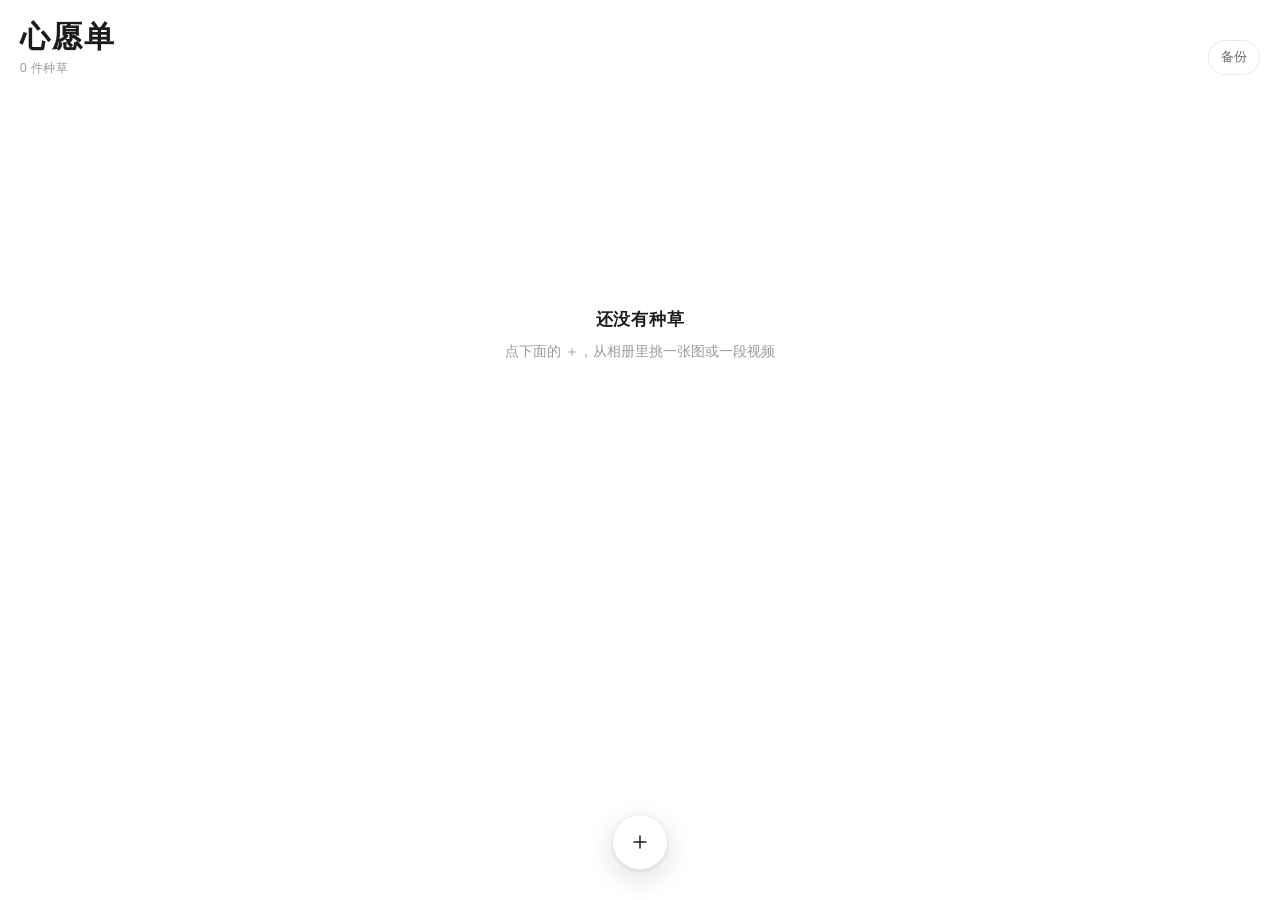
<file: index.html>
<!DOCTYPE html>
<html lang="zh">
<head>
<meta charset="UTF-8">
<!-- 手机上按屏幕真实宽度渲染。没有这一行，iPhone 会当成电脑屏幕、把整页缩小 -->
<meta name="viewport" content="width=device-width, initial-scale=1, viewport-fit=cover">
<title>心愿单</title>

<!-- PWA：让它能被「添加到主屏幕」，装出来像个 App -->
<link rel="manifest" href="manifest.json">
<meta name="theme-color" content="#EDEFE9">
<!-- 下面几行是 iPhone 专用的，Safari 不认 manifest 里的部分设置 -->
<meta name="apple-mobile-web-app-capable" content="yes">
<meta name="apple-mobile-web-app-status-bar-style" content="default">
<meta name="apple-mobile-web-app-title" content="心愿单">
<link rel="apple-touch-icon" href="icons/apple-touch-icon.png">

<link rel="stylesheet" href="style.css">
</head>
<body>

<div id="app"></div>

<!-- media.js 要排在 app.js 前面：app.js 一启动就会用到里面的函数。
     新增脚本时记得同时加进 sw.js 的缓存列表（有测试盯着） -->
<script src="media.js"></script>
<script src="backup.js"></script>
<script src="app.js"></script>
<script>
  initApp(document.getElementById('app'));

  // 告诉浏览器：这个网站的数据请别随便清掉。
  // 照片和视频导进来之后，相册里的原件就删了，App 里这份是唯一的一份 ——
  // 申请到「持久存储」能大大降低被系统回收的概率。不支持的浏览器会跳过
  if (navigator.storage && navigator.storage.persist) {
    navigator.storage.persist().catch(() => undefined);
  }

  // 注册 Service Worker，让网页能离线打开。
  // 浏览器只在 https 或者 localhost 下才允许注册，所以用 http 的局域网地址访问时
  // 这一步会被跳过 —— 那种情况下网页照常能用，只是装不成 App、也不能离线
  if ('serviceWorker' in navigator) {
    window.addEventListener('load', () => {
      navigator.serviceWorker.register('sw.js').catch((error) => {
        console.log('Service Worker 没注册成功：', error.message);
      });
    });
  }
</script>

</body>
</html>
</file>
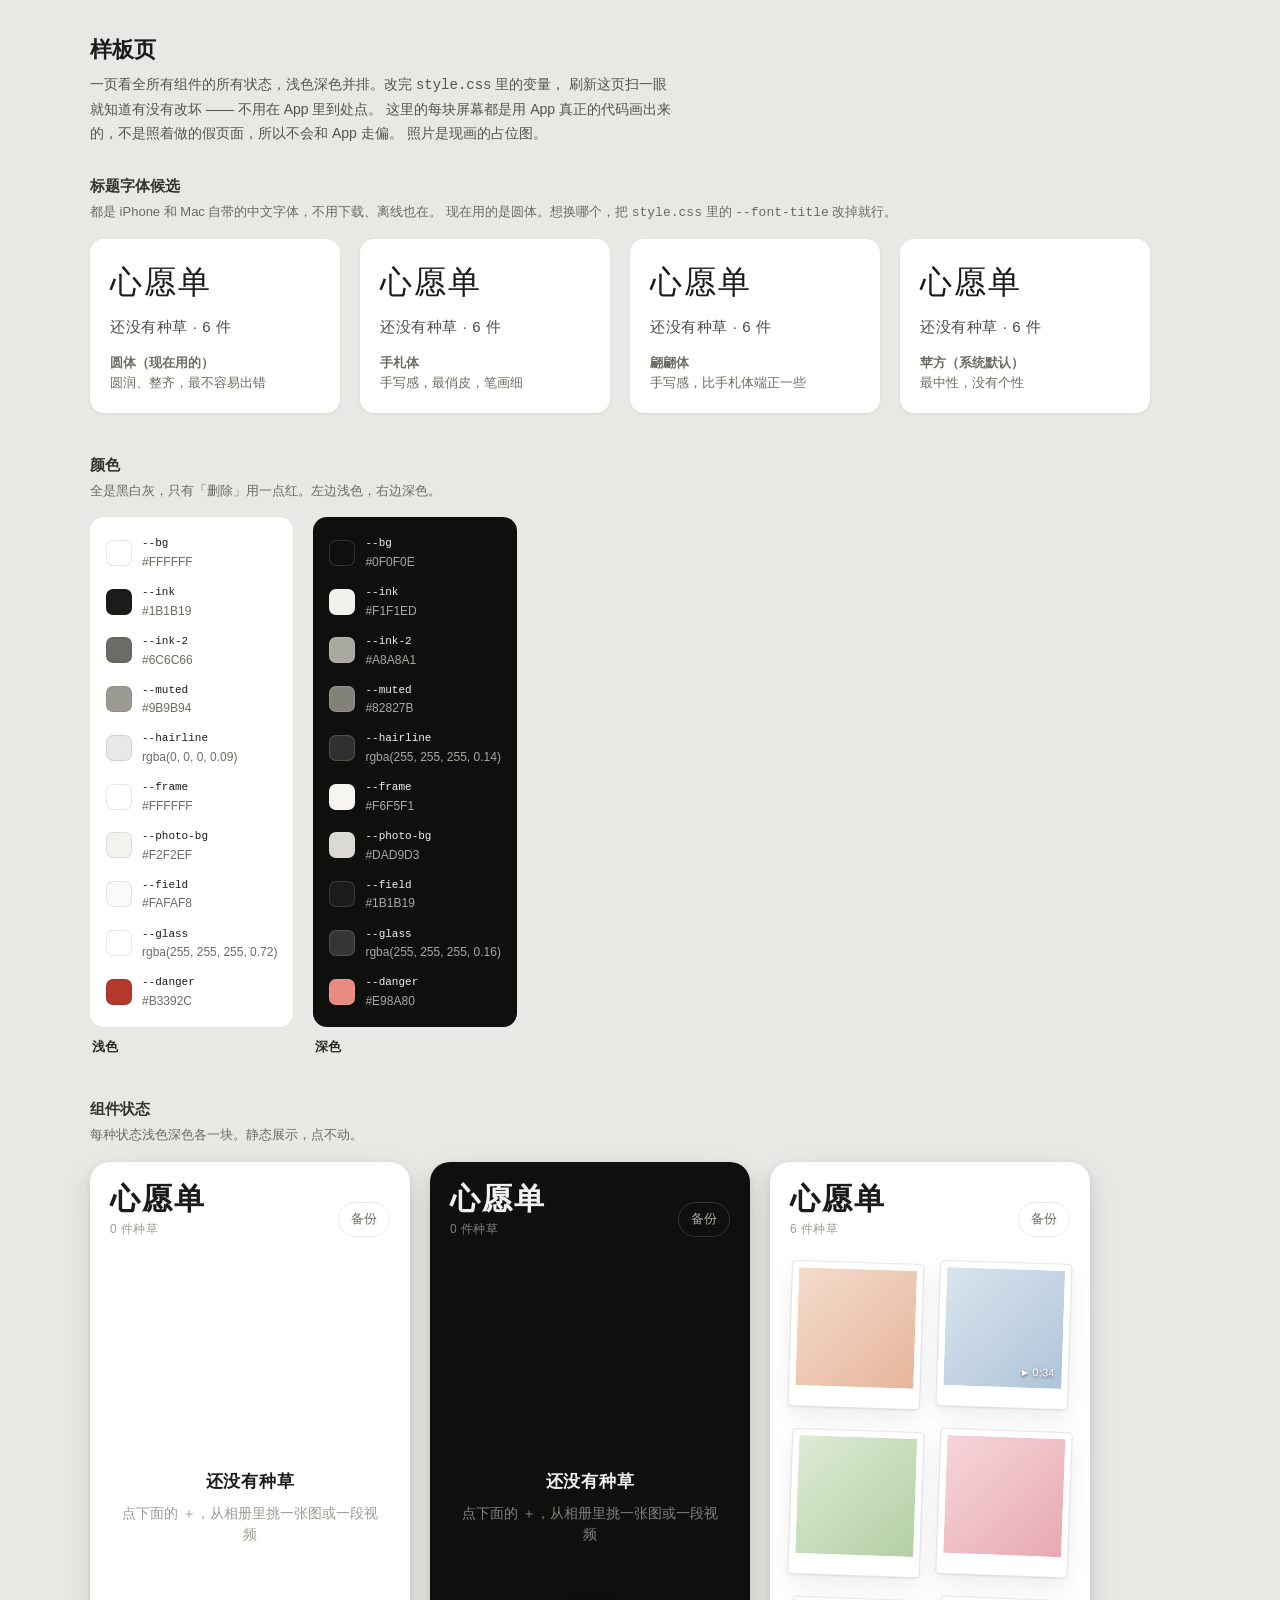
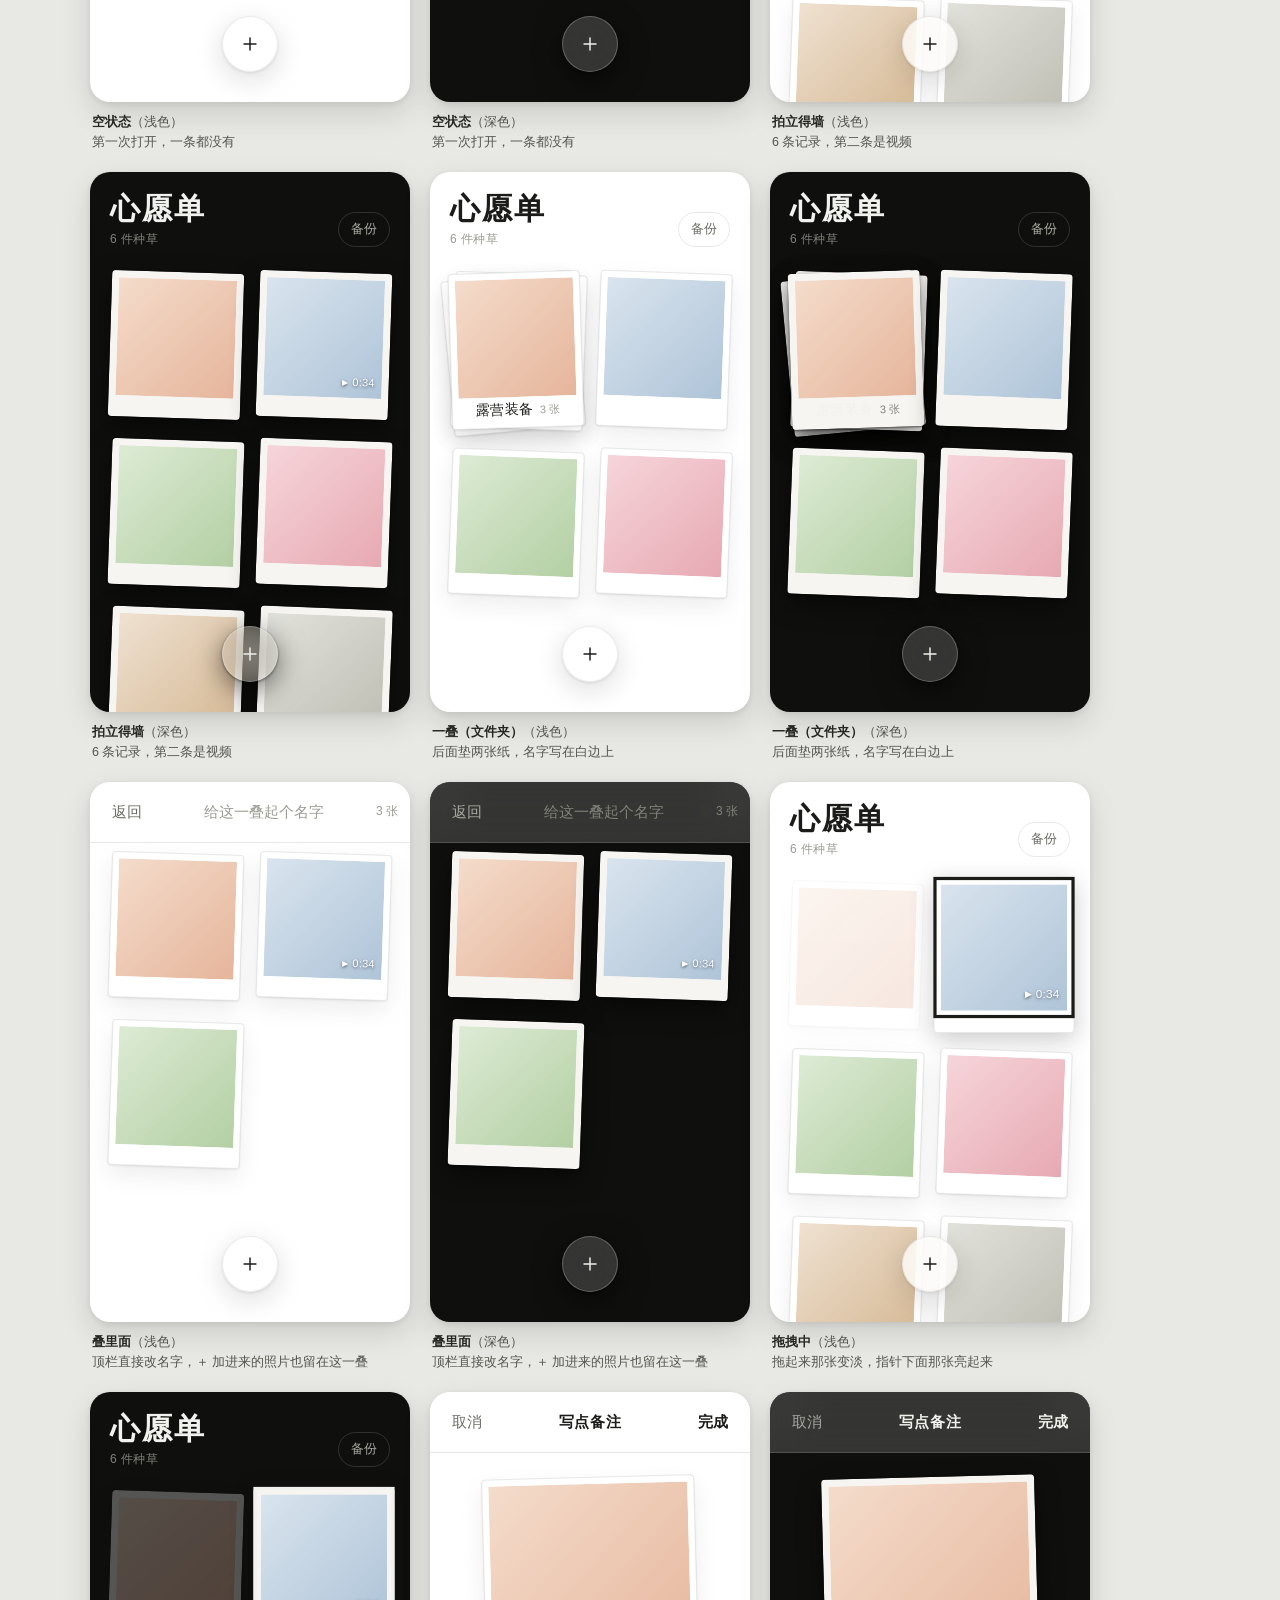
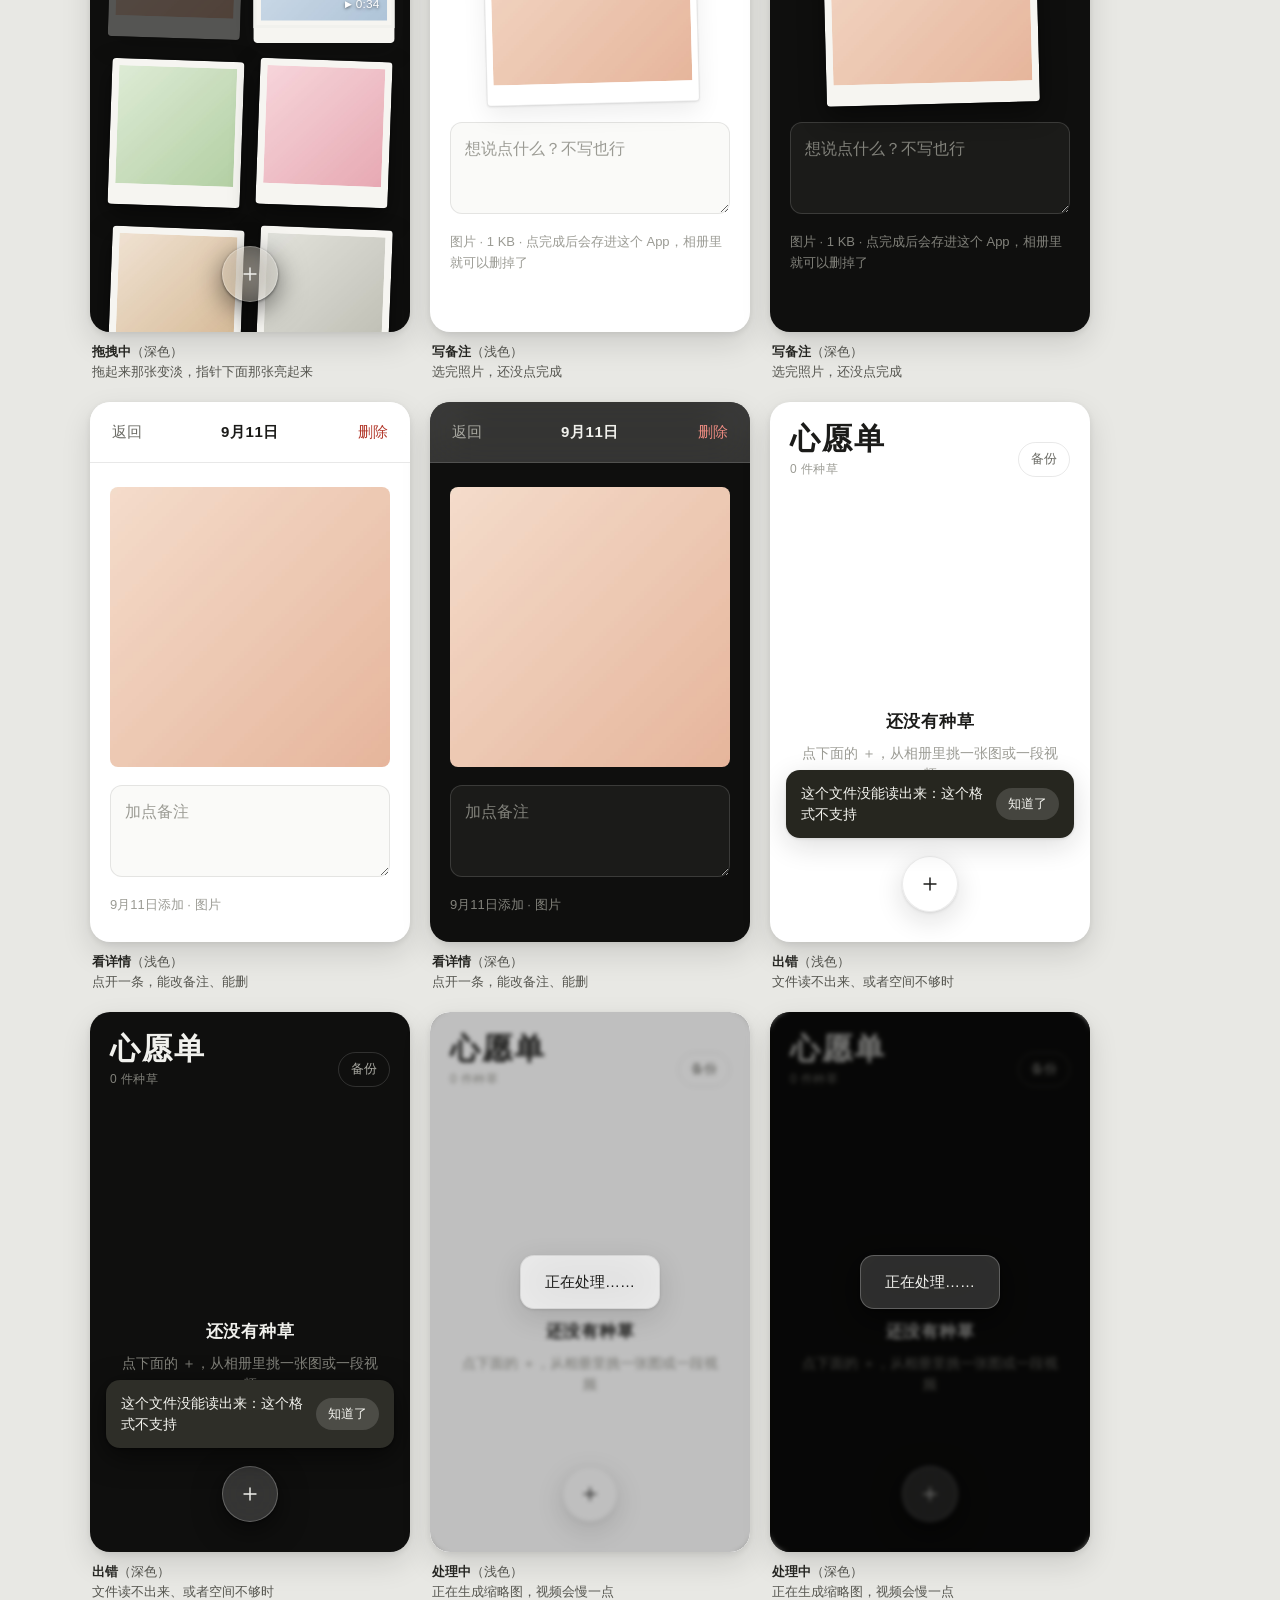
<file: tools/gallery.html>
<!DOCTYPE html>
<html lang="zh">
<head>
<meta charset="UTF-8">
<meta http-equiv="Cache-Control" content="no-store">
<title>样板页 - 心愿单</title>

<!-- 用的就是 App 真正的样式表。所以这页显示成什么样，App 里就是什么样 -->
<link rel="stylesheet" href="../style.css?t=0">

<style>
  /* 下面这些只属于样板页本身，不会影响 App */
  body {
    background: #E8E8E4;
    padding: 32px 24px 64px;
  }

  .sheet-head {
    max-width: 1100px;
    margin: 0 auto 28px;
  }

  .sheet-head h1 {
    margin: 0 0 6px;
    font-size: 22px;
    font-weight: 700;
  }

  .sheet-head p {
    margin: 0;
    max-width: 42em;
    font-size: 14px;
    line-height: 1.7;
    color: #55554F;
  }

  section {
    max-width: 1100px;
    margin: 0 auto 40px;
  }

  h2 {
    margin: 0 0 4px;
    font-size: 15px;
    font-weight: 700;
    color: #33332E;
  }

  .section-hint {
    margin: 0 0 16px;
    font-size: 13px;
    color: #6B6B64;
  }

  .row {
    display: flex;
    flex-wrap: wrap;
    gap: 20px;
  }

  /* 一块「屏幕」。App 里 ＋ 按钮和提示条是钉在屏幕上的（position: fixed），
     放进样板页要改成钉在这块板子上，否则它们会飘到整页的底部 */
  .board {
    position: relative;
    width: 320px;
    height: 540px;
    overflow: hidden;
    background: var(--bg);
    /* 必须写这一行：文字颜色是从 body 继承下来的「算好的颜色」，
       不会因为这块板子里把 --ink 换成了深色版就跟着变。
       真机上整页共用一个主题，不会有这个问题，只有样板页要补 */
    color: var(--ink);
    border-radius: 20px;
    box-shadow: 0 2px 6px rgba(0, 0, 0, 0.08), 0 12px 30px rgba(0, 0, 0, 0.12);
  }

  .board .page {
    min-height: 100%;
  }

  .board .fab,
  .board .error-banner,
  .board .busy {
    position: absolute;
  }

  .board .busy {
    inset: 0;
  }

  .board-label {
    margin: 10px 2px 0;
    font-size: 12.5px;
    color: #55554F;
  }

  .board-label b {
    color: #262622;
  }

  .pair {
    display: flex;
    flex-direction: column;
  }

  /* 字体候选 */
  .font-card {
    width: 250px;
    padding: 18px 20px 20px;
    background: #fff;
    border-radius: 14px;
    box-shadow: 0 1px 3px rgba(0, 0, 0, 0.08);
  }

  .font-card .sample {
    font-size: 32px;
    letter-spacing: 0.06em;
    color: #1B1B19;
  }

  .font-card .sample-small {
    margin-top: 6px;
    font-size: 15px;
    letter-spacing: 0.04em;
    color: #4A4A45;
  }

  .font-card .name {
    margin-top: 14px;
    font-family: -apple-system, "PingFang SC", sans-serif;
    font-size: 12.5px;
    line-height: 1.6;
    color: #6B6B64;
  }

  /* 颜色 */
  .swatches {
    display: grid;
    grid-template-columns: repeat(auto-fill, minmax(150px, 1fr));
    gap: 10px;
    padding: 16px;
    background: var(--bg);
    border-radius: 14px;
  }

  .swatch {
    display: flex;
    align-items: center;
    gap: 10px;
    font-size: 12px;
    color: var(--ink-2);
  }

  .chip {
    width: 26px;
    height: 26px;
    flex: none;
    border-radius: 7px;
    border: 0.5px solid var(--hairline);
  }

  .chip-name {
    font-family: ui-monospace, SFMono-Regular, Menlo, monospace;
    font-size: 11px;
    color: var(--ink);
  }
</style>
</head>
<body>

<div class="sheet-head">
  <h1>样板页</h1>
  <p>
    一页看全所有组件的所有状态，浅色深色并排。改完 <code>style.css</code> 里的变量，
    刷新这页扫一眼就知道有没有改坏 —— 不用在 App 里到处点。
    这里的每块屏幕都是用 App 真正的代码画出来的，不是照着做的假页面，所以不会和 App 走偏。
    照片是现画的占位图。
  </p>
</div>

<section>
  <h2>标题字体候选</h2>
  <p class="section-hint">
    都是 iPhone 和 Mac 自带的中文字体，不用下载、离线也在。
    现在用的是圆体。想换哪个，把 <code>style.css</code> 里的 <code>--font-title</code> 改掉就行。
  </p>
  <div class="row" id="fonts"></div>
</section>

<section>
  <h2>颜色</h2>
  <p class="section-hint">全是黑白灰，只有「删除」用一点红。左边浅色，右边深色。</p>
  <div class="row">
    <div class="pair">
      <div class="swatches" id="swatches-light"></div>
      <p class="board-label"><b>浅色</b></p>
    </div>
    <div class="pair">
      <div class="swatches" data-theme="dark" id="swatches-dark"></div>
      <p class="board-label"><b>深色</b></p>
    </div>
  </div>
</section>

<section>
  <h2>组件状态</h2>
  <p class="section-hint">每种状态浅色深色各一块。静态展示，点不动。</p>
  <div class="row" id="boards"></div>
</section>

<script src="../media.js?t=0"></script>
<script src="../backup.js?t=0"></script>
<script src="../app.js?t=0"></script>
<script src="test-runner.js?t=0"></script>
<script>
  // ---- 占位照片：现画几张，避免依赖外部图片 ----
  const PALETTES = [
    ['#F4DCCB', '#E6B59B'], ['#D9E4EE', '#AFC4D8'], ['#DDEBD5', '#B3CFA3'],
    ['#F6D5DA', '#E7A9B3'], ['#EFE1D1', '#D5B894'], ['#E2E2DC', '#BDBDB3']
  ];

  function drawPhoto(index) {
    const canvas = document.createElement('canvas');
    canvas.width = 600;
    canvas.height = 600;
    const pen = canvas.getContext('2d');
    const colors = PALETTES[index % PALETTES.length];
    const gradient = pen.createLinearGradient(0, 0, 600, 600);
    gradient.addColorStop(0, colors[0]);
    gradient.addColorStop(1, colors[1]);
    pen.fillStyle = gradient;
    pen.fillRect(0, 0, 600, 600);
    return canvas.toDataURL('image/jpeg', 0.85);
  }

  const PHOTOS = PALETTES.map((_, index) => drawPhoto(index));

  function photoBlob(index) {
    return fetch(PHOTOS[index % PHOTOS.length]).then((response) => response.blob());
  }

  // ---- 造一块屏幕 ----
  // 做法：让真正的 App 在一个临时元素里跑起来，摆成想要的状态，
  // 再把画好的内容复制进板子里。复制过来的是静态的，点不动 —— 样板页只给眼睛看。
  async function board(title, note, arrange) {
    const storage = createMemoryStorage();
    useStorage(storage);
    const media = createMemoryMediaStore();
    useMediaStore(media);
    useConfirm(() => true);
    useMediaProcessor(async (file) => ({
      type: (file.type || '').startsWith('video/') ? 'video' : 'image',
      thumb: await photoBlob(0),
      width: 900,
      height: 1200,
      duration: (file.type || '').startsWith('video/') ? 34.2 : null
    }));

    const stage = document.createElement('div');
    stage.style.cssText = 'position:absolute;left:-9999px;top:0;width:320px;';
    document.body.appendChild(stage);

    await initApp(stage);
    await arrange({ storage, media, stage });

    const markup = stage.innerHTML;
    stage.remove();

    ['light', 'dark'].forEach((theme) => {
      const pair = document.createElement('div');
      pair.className = 'pair';

      const screen = document.createElement('div');
      screen.className = 'board';
      screen.dataset.theme = theme;
      screen.innerHTML = markup;

      // App 里图片用的是临时地址（createObjectURL），下一块屏幕一初始化就被回收了，
      // 所以这里换成画好的占位图，板子才不会变白
      screen.querySelectorAll('img').forEach((image, index) => {
        image.src = PHOTOS[index % PHOTOS.length];
      });

      pair.appendChild(screen);
      const label = document.createElement('p');
      label.className = 'board-label';
      label.innerHTML = '<b>' + title + '</b>（' + (theme === 'light' ? '浅色' : '深色') + '）<br>' + note;
      pair.appendChild(label);

      document.getElementById('boards').appendChild(pair);
    });
  }

  // 造几条已经存在的记录
  async function seed(storage, media, count) {
    const list = [];
    for (let index = 0; index < count; index++) {
      const id = 'w-' + index;
      list.push({
        id: id,
        type: index === 1 ? 'video' : 'image',
        mediaId: 'media-' + id,
        thumbId: 'thumb-' + id,
        duration: index === 1 ? 34.2 : null,
        note: index === 0 ? '双十一再看看' : '',
        createdAt: '2026-09-11T10:00:00.000Z',
        folderId: null
      });
      const blob = await photoBlob(index);
      media.files.set('media-' + id, blob);
      media.files.set('thumb-' + id, blob);
    }
    storage.setItem('items', JSON.stringify(list));
  }

  function fakeFile(type = 'image/jpeg') {
    return new File(['内容'], 'sample', { type: type });
  }

  // ---- 字体候选 ----
  // 字体名用单引号包起来 —— 下面要塞进 style="…" 这个双引号属性里，
  // 用双引号会把属性提前截断，四张卡片就都变成同一个字体了
  const FONT_CANDIDATES = [
    { css: "'Yuanti SC'", name: '圆体（现在用的）', note: '圆润、整齐，最不容易出错' },
    { css: "'HanziPen SC'", name: '手札体', note: '手写感，最俏皮，笔画细' },
    { css: "'Hannotate SC'", name: '翩翩体', note: '手写感，比手札体端正一些' },
    { css: "'PingFang SC'", name: '苹方（系统默认）', note: '最中性，没有个性' }
  ];

  FONT_CANDIDATES.forEach((font) => {
    const card = document.createElement('div');
    card.className = 'font-card';
    card.innerHTML =
      '<div class="sample" style="font-family:' + font.css + ', sans-serif">心愿单</div>' +
      '<div class="sample-small" style="font-family:' + font.css + ', sans-serif">还没有种草 · 6 件</div>' +
      '<div class="name"><b>' + font.name + '</b><br>' + font.note + '</div>';
    document.getElementById('fonts').appendChild(card);
  });

  // ---- 颜色 ----
  const TOKENS = [
    '--bg', '--ink', '--ink-2', '--muted', '--hairline',
    '--frame', '--photo-bg', '--field', '--glass', '--danger'
  ];

  ['light', 'dark'].forEach((theme) => {
    const box = document.getElementById('swatches-' + theme);
    const styles = getComputedStyle(box);
    TOKENS.forEach((token) => {
      const value = styles.getPropertyValue(token).trim();
      const row = document.createElement('div');
      row.className = 'swatch';
      row.innerHTML =
        '<span class="chip" style="background:' + value + '"></span>' +
        '<span><span class="chip-name">' + token + '</span><br>' + value + '</span>';
      box.appendChild(row);
    });
  });

  // ---- 所有状态 ----
  (async function () {
    await board('空状态', '第一次打开，一条都没有', async () => undefined);

    await board('拍立得墙', '6 条记录，第二条是视频', async ({ storage, media, stage }) => {
      await seed(storage, media, 6);
      await initApp(stage);
    });

    // 把前三张收进一叠，用来看文件夹长什么样
    async function seedFolder(storage, media, stage) {
      await seed(storage, media, 6);
      const list = JSON.parse(storage.getItem('items'));
      list.slice(0, 3).forEach((item) => { item.folderId = 'f-1'; });
      storage.setItem('items', JSON.stringify(list));
      storage.setItem('folders', JSON.stringify([{
        id: 'f-1',
        name: '露营装备',
        createdAt: '2026-09-11T10:00:00.000Z',
        updatedAt: '2026-09-11T12:00:00.000Z'
      }]));
      await initApp(stage);
    }

    await board('一叠（文件夹）', '后面垫两张纸，名字写在白边上', async ({ storage, media, stage }) => {
      await seedFolder(storage, media, stage);
    });

    await board('叠里面', '顶栏直接改名字，＋ 加进来的照片也留在这一叠', async ({ storage, media, stage }) => {
      await seedFolder(storage, media, stage);
      openFolder('f-1');
    });

    await board('拖拽中', '拖起来那张变淡，指针下面那张亮起来', async ({ storage, media, stage }) => {
      await seed(storage, media, 6);
      await initApp(stage);
      const cards = stage.querySelectorAll('.card');
      cards[0].classList.add('drag-source');
      cards[1].classList.add('drop-target');
    });

    await board('写备注', '选完照片，还没点完成', async () => {
      await importFile(fakeFile());
    });

    await board('看详情', '点开一条，能改备注、能删', async ({ storage, media, stage }) => {
      await seed(storage, media, 1);
      await initApp(stage);
      await openDetail('w-0');
    });

    await board('出错', '文件读不出来、或者空间不够时', async () => {
      useMediaProcessor(() => Promise.reject(new Error('这个格式不支持')));
      await importFile(fakeFile());
    });

    await board('处理中', '正在生成缩略图，视频会慢一点', async () => {
      useMediaProcessor(() => new Promise(() => undefined));   // 永远不结束，停在这个状态
      importFile(fakeFile());
      await new Promise((resolve) => setTimeout(resolve, 30));
    });
  })();
</script>

</body>
</html>
</file>
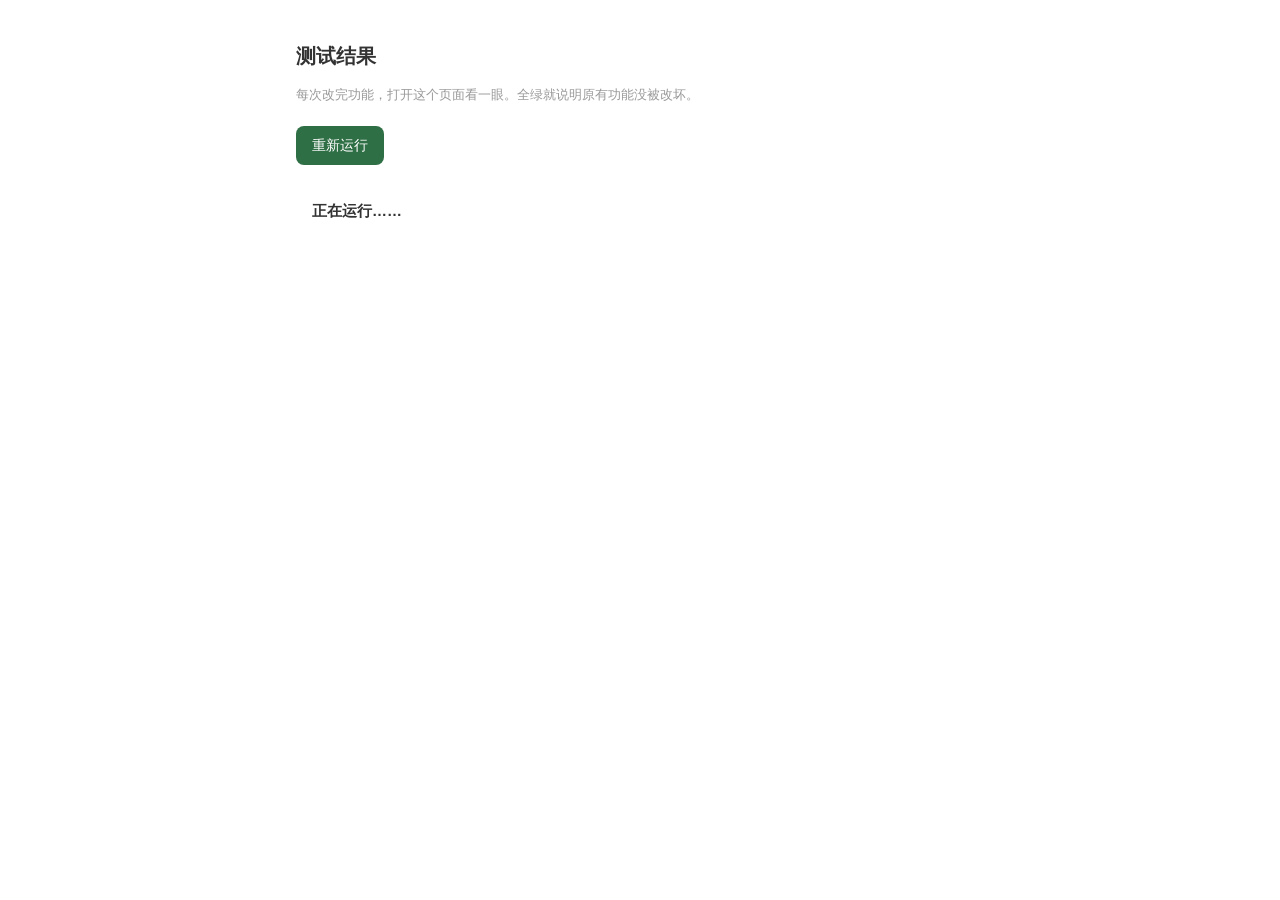
<file: tools/test.html>
<!DOCTYPE html>
<!-- 固定成浅色：下面加载了 App 的样式表，不锁的话深色模式里
     这一页会变成黑底配深灰字，什么都看不清 -->
<html lang="zh" data-theme="light">
<head>
<meta charset="UTF-8">
<!-- 这是开发用的页面，别让浏览器缓存它本身 -->
<meta http-equiv="Cache-Control" content="no-store">
<title>测试 - 心愿单</title>

<!-- 把 App 真正的样式表也加载进来。
     拖拽的落点是按「浮起来那张盖住了谁」算的，没有样式的话卡片没有正常的宽高，
     这类和布局有关的测试就等于在另一个世界里跑，结果不作数。
     放在下面那段 <style> 前面，这一页自己的样式仍然说了算 -->
<link rel="stylesheet" href="../style.css?t=0">
<style>
  body {
    font-family: -apple-system, BlinkMacSystemFont, "PingFang SC", sans-serif;
    max-width: 720px;
    margin: 40px auto;
    padding: 0 16px;
    color: #333;
  }

  h1 {
    font-size: 20px;
  }

  .hint {
    margin-bottom: 20px;
    font-size: 13px;
    color: #999;
  }

  .summary {
    padding: 14px 16px;
    margin-bottom: 16px;
    font-size: 15px;
    font-weight: 600;
    border-radius: 10px;
  }

  .summary.pass {
    color: #2e7d32;
    background: #edf7ee;
  }

  .summary.fail {
    color: #c62828;
    background: #fdecea;
  }

  .result {
    padding: 8px 12px;
    margin-bottom: 4px;
    font-size: 13px;
    border-radius: 8px;
  }

  .result.pass {
    color: #4a7c50;
    background: #fafcfa;
  }

  .result.fail {
    color: #c62828;
    background: #fdecea;
  }

  .result.warn {
    color: #8a6100;
    background: #fff8e6;
  }

  /* 当前环境跑不了、被跳过的测试：灰色，不算失败 */
  .result.skip {
    color: #888;
    background: #f6f6f6;
  }

  /* 顶部的大警告条：状态泄漏、没有断言这类「整体性」问题 */
  .banner {
    padding: 12px 14px;
    margin-bottom: 12px;
    font-size: 13px;
    line-height: 1.7;
    color: #8a6100;
    background: #fff8e6;
    border-radius: 8px;
  }

  .error {
    margin: 8px 0 0;
    padding: 10px;
    font-size: 12px;
    line-height: 1.6;
    color: #8a2020;
    background: white;
    border-radius: 6px;
    white-space: pre-wrap;
  }

  button {
    padding: 8px 16px;
    margin-bottom: 20px;
    font-size: 14px;
    color: white;
    background: #2F6F45;
    border: none;
    border-radius: 8px;
    cursor: pointer;
  }
</style>
</head>
<body>

<h1>测试结果</h1>
<p class="hint">每次改完功能，打开这个页面看一眼。全绿就说明原有功能没被改坏。</p>

<button id="rerun">重新运行</button>

<div id="summary" class="summary"></div>
<div id="results"></div>

<script>
  // 按顺序加载脚本，每个都带上当前时间戳。
  //
  // 为什么要加时间戳：不加的话，浏览器（还有 Service Worker）会把旧版本的代码
  // 缓存起来，你改完代码跑测试，读到的还是老代码，结果对不上会让你查很久。
  // 这是开发用的页面，每次都取最新的最省心。
  const SCRIPTS = ['../media.js', '../backup.js', '../app.js', 'test-runner.js', 'tests.js'];

  const resultsEl = document.getElementById('results');
  const summaryEl = document.getElementById('summary');

  function loadScript(src) {
    return new Promise((resolve, reject) => {
      const element = document.createElement('script');
      element.src = src + '?t=' + Date.now();
      element.onload = resolve;
      element.onerror = () => reject(new Error('加载失败：' + src));
      document.head.appendChild(element);
    });
  }

  // 一个一个加载，保证执行顺序（tests.js 要用到前面几个里的东西）
  SCRIPTS.reduce(
    (chain, src) => chain.then(() => loadScript(src)),
    Promise.resolve()
  ).then(() => {
    runTests(resultsEl, summaryEl);

    document.getElementById('rerun').addEventListener('click', () => {
      runTests(resultsEl, summaryEl);
    });
  }).catch((error) => {
    summaryEl.className = 'summary fail';
    summaryEl.textContent = error.message;
  });
</script>

</body>
</html>
</file>
<file: style.css>
/* 心愿单的样式。
 *
 * ====== 设计规则 ======
 * 改样式只改下面这组变量，别在具体组件里写死颜色和数值 ——
 * 这样改完一处，全页跟着变，也不会出现「这里改了那里没改」。
 * 改完打开 tools/gallery.html，一屏就能看出哪里坏了。
 *
 * 底色：干净的白。照片是主角，界面本身尽量不出声音。
 * 颜色：只用黑白灰。没有主题色 —— 一有彩色按钮就显得廉价，
 *       真正需要提示的地方（删除）才用一点红。
 * 相框：白纸 + 极淡的描边 + 柔和的影子。白底上全靠影子把照片托起来。
 * 倾斜：最多 2.5 度。再多就像贴纸墙，不够高级。
 * 悬浮控件：半透明白 + 毛玻璃，下面的内容要能隐约透出来。
 *
 * 深色模式的颜色在两个地方各写了一份（跟随系统的、以及样板页手动指定的），
 * 改一处就要改另一处 —— 有测试盯着，漏了会报红。
 */

:root {
  /* 颜色 */
  --bg: #FFFFFF;              /* 底色 */
  --ink: #1B1B19;             /* 主要文字 */
  --ink-2: #6C6C66;           /* 次要文字 */
  --muted: #9B9B94;           /* 提示文字、占位符 */
  --hairline: rgba(0, 0, 0, 0.09);   /* 极淡的描边 */
  --frame: #FFFFFF;           /* 相框的纸 */
  --photo-bg: #F2F2EF;        /* 照片还没读出来时的底色 */
  --field: #FAFAF8;           /* 输入框 */
  --glass: rgba(255, 255, 255, 0.72);        /* 毛玻璃控件 */
  --glass-line: rgba(0, 0, 0, 0.08);
  --danger: #B3392C;
  --scrim: rgba(28, 28, 26, 0.28);           /* 处理中的遮罩 */
  --toast: #26261F;                          /* 出错提示的深色底 */

  /* 影子：近处一层实的 + 远处一层散的，比单层更像真的纸 */
  --shadow-card: 0 1px 2px rgba(20, 20, 18, 0.07), 0 10px 24px rgba(20, 20, 18, 0.07);
  --shadow-float: 0 1px 3px rgba(20, 20, 18, 0.10), 0 8px 28px rgba(20, 20, 18, 0.14);

  /* 圆角 */
  --radius-frame: 4px;        /* 相框：几乎是直角，照片纸就是这样 */
  --radius-field: 12px;
  --radius-pill: 999px;

  /* 间距 */
  --gap-wall: 22px 16px;      /* 墙上两张照片之间 */
  --pad-page: 20px;

  /* 字 */
  --font-body: -apple-system, BlinkMacSystemFont, "PingFang SC", "Hiragino Sans GB", "Microsoft YaHei", sans-serif;
  /* 标题用系统自带的手札体，带点手写感。手机和 Mac 都有，不用下载、离线也在。
     想换成别的（圆体、翩翩体），先去 tools/gallery.html 里比一比 */
  --font-title: "HanziPen SC", "PingFang SC", var(--font-body);
}

@media (prefers-color-scheme: dark) {
  :root:not([data-theme="light"]) {
    --bg: #0F0F0E;
    --ink: #F1F1ED;
    --ink-2: #A8A8A1;
    --muted: #82827B;
    --hairline: rgba(255, 255, 255, 0.14);
    --frame: #F6F5F1;
    --photo-bg: #DAD9D3;
    --field: #1B1B19;
    --glass: rgba(255, 255, 255, 0.16);
    --glass-line: rgba(255, 255, 255, 0.24);
    --danger: #E98A80;
    --scrim: rgba(0, 0, 0, 0.5);
    --toast: #2E2E28;
    --shadow-card: 0 1px 2px rgba(0, 0, 0, 0.5), 0 10px 26px rgba(0, 0, 0, 0.45);
    --shadow-float: 0 1px 3px rgba(0, 0, 0, 0.5), 0 8px 28px rgba(0, 0, 0, 0.55);
  }
}

/* 样板页用它来并排展示深色效果。上面那一份改了，这一份要跟着改 */
[data-theme="dark"] {
  --bg: #0F0F0E;
  --ink: #F1F1ED;
  --ink-2: #A8A8A1;
  --muted: #82827B;
  --hairline: rgba(255, 255, 255, 0.14);
  --frame: #F6F5F1;
  --photo-bg: #DAD9D3;
  --field: #1B1B19;
  --glass: rgba(255, 255, 255, 0.16);
  --glass-line: rgba(255, 255, 255, 0.24);
  --danger: #E98A80;
  --scrim: rgba(0, 0, 0, 0.5);
  --toast: #2E2E28;
  --shadow-card: 0 1px 2px rgba(0, 0, 0, 0.5), 0 10px 26px rgba(0, 0, 0, 0.45);
  --shadow-float: 0 1px 3px rgba(0, 0, 0, 0.5), 0 8px 28px rgba(0, 0, 0, 0.55);
}

* {
  box-sizing: border-box;
}

html {
  background: var(--bg);   /* 滑到头回弹时露出来的也是底色 */
}

body {
  margin: 0;
  background: var(--bg);
  color: var(--ink);
  font-family: var(--font-body);
  font-size: 16px;
  line-height: 1.6;
  -webkit-font-smoothing: antialiased;
  -webkit-tap-highlight-color: transparent;
}

button {
  font: inherit;
  color: inherit;
  cursor: pointer;
}

:focus-visible {
  outline: 2px solid var(--ink);
  outline-offset: 3px;
}

/* 刘海屏：左右和顶部留出安全区，底部留给 ＋ 按钮 */
.page {
  min-height: 100vh;
  padding: env(safe-area-inset-top) env(safe-area-inset-right) 0 env(safe-area-inset-left);
}

/* ---- 顶部标题 ---- */
.topbar {
  padding: 18px var(--pad-page) 12px;
}

.topbar h1 {
  margin: 0;
  font-family: var(--font-title);
  font-size: 30px;
  font-weight: 600;
  letter-spacing: 0.06em;   /* 圆体挤在一起会糊，松一点更好看 */
  line-height: 1.25;
}

.count {
  margin: 3px 0 0;
  font-size: 12px;
  letter-spacing: 0.04em;
  color: var(--muted);
  font-variant-numeric: tabular-nums;
}

/* ---- 拍立得墙 ---- */
.wall {
  display: grid;
  grid-template-columns: repeat(2, minmax(0, 1fr));
  gap: var(--gap-wall);
  padding: 10px var(--pad-page) calc(130px + env(safe-area-inset-bottom));
}

.card {
  margin: 0;
  padding: 6px 6px 20px;      /* 下边留宽一点，就是拍立得的样子 */
  background: var(--frame);
  border: 0.5px solid var(--hairline);   /* 白底上没有这条线，相框会糊进背景 */
  border-radius: var(--radius-frame);
  box-shadow: var(--shadow-card);
  transform: rotate(var(--rot, 0deg));
  transition: transform 160ms ease;
  user-select: none;
}

.card:active {
  transform: rotate(0deg) scale(0.975);
}

.photo {
  position: relative;
  aspect-ratio: 1;
  overflow: hidden;
  background: var(--photo-bg);
}

.photo img {
  display: block;
  width: 100%;
  height: 100%;
  object-fit: cover;
}

/* 视频右下角的时长 */
.badge {
  position: absolute;
  right: 7px;
  bottom: 6px;
  display: flex;
  align-items: center;
  gap: 4px;
  font-size: 11px;
  font-weight: 500;
  letter-spacing: 0.02em;
  color: #fff;
  text-shadow: 0 1px 3px rgba(0, 0, 0, 0.55);
  font-variant-numeric: tabular-nums;
}

.badge-play {
  font-size: 8px;
}

/* ---- 一条都没有的时候 ---- */
.empty {
  padding: 24vh 32px 0;
  text-align: center;
}

.empty-title {
  margin: 0;
  font-family: var(--font-title);
  font-size: 17px;
  font-weight: 600;
  letter-spacing: 0.04em;
}

.empty-hint {
  margin: 8px 0 0;
  font-size: 13.5px;
  color: var(--muted);
}

/* ---- 底部悬浮的 ＋ ---- */
.fab {
  position: fixed;
  left: 50%;
  bottom: calc(30px + env(safe-area-inset-bottom));
  width: 56px;
  height: 56px;
  display: grid;
  place-items: center;
  transform: translateX(-50%);
  color: var(--ink);
  background: var(--glass);
  border: 0.5px solid var(--glass-line);
  border-radius: 50%;
  box-shadow: var(--shadow-float);
  /* 毛玻璃：照片从下面隐约透上来。不支持的浏览器就是一个半透明的白圆 */
  -webkit-backdrop-filter: blur(24px) saturate(180%);
  backdrop-filter: blur(24px) saturate(180%);
  transition: transform 160ms ease;
}

.fab:active {
  transform: translateX(-50%) scale(0.93);
}

/* ---- 写备注 / 看详情 ---- */
.sheet-bar {
  position: sticky;
  top: 0;
  z-index: 2;
  display: flex;
  align-items: center;
  justify-content: space-between;
  gap: 12px;
  padding: 12px 12px;
  background: var(--glass);
  border-bottom: 0.5px solid var(--hairline);
  -webkit-backdrop-filter: blur(24px) saturate(180%);
  backdrop-filter: blur(24px) saturate(180%);
}

.sheet-title {
  font-family: var(--font-title);
  font-size: 15px;
  font-weight: 600;
  letter-spacing: 0.04em;
}

.text-btn {
  border: 0;
  background: transparent;
  padding: 6px 10px;
  font-size: 15px;
  color: var(--ink-2);
}

.text-btn.primary {
  color: var(--ink);
  font-weight: 600;
}

.text-btn.danger {
  color: var(--danger);
}

.sheet-body {
  display: flex;
  flex-direction: column;
  gap: 18px;
  padding: 24px var(--pad-page) calc(40px + env(safe-area-inset-bottom));
}

.card.preview {
  width: min(290px, 76%);
  align-self: center;
}

/* 详情页不套相框。
   套着的时候，长图按比例缩进去，两边会露出大片黑底，很难看 ——
   点进来就是想好好看这张图，直接一张图 + 备注最清爽 */
.detail-media {
  display: block;
}

.detail-media img {
  display: block;
  width: 100%;
  height: auto;             /* 长图就让它长，页面往下滚就是了 */
  border-radius: 8px;
}

.detail-media video {
  display: block;
  width: 100%;
  border-radius: 8px;
  background: #000;         /* 播放器本来就是黑底，这里留着不违和 */
}

.note-input {
  width: 100%;
  min-height: 92px;
  padding: 13px 14px;
  font: inherit;
  color: var(--ink);
  background: var(--field);
  border: 0.5px solid var(--hairline);
  border-radius: var(--radius-field);
  resize: vertical;
}

.note-input::placeholder {
  color: var(--muted);
}

.hint {
  margin: 0;
  font-size: 13px;
  color: var(--muted);
}

/* ---- 出错提示 ---- */
.error-banner {
  position: fixed;
  left: 16px;
  right: 16px;
  bottom: calc(104px + env(safe-area-inset-bottom));
  z-index: 5;
  display: flex;
  align-items: center;
  gap: 12px;
  padding: 13px 15px;
  font-size: 14px;
  line-height: 1.5;
  color: #F5F5F0;
  background: var(--toast);
  border-radius: 14px;
  box-shadow: var(--shadow-float);
}

.error-close {
  flex: none;
  border: 0;
  padding: 6px 12px;
  font-size: 13px;
  color: #F5F5F0;
  background: rgba(255, 255, 255, 0.14);
  border-radius: var(--radius-pill);
}

/* ---- 处理中 ---- */
.busy {
  position: fixed;
  inset: 0;
  z-index: 6;
  display: grid;
  place-items: center;
  background: var(--scrim);
  -webkit-backdrop-filter: blur(2px);
  backdrop-filter: blur(2px);
}

.busy-card {
  padding: 14px 24px;
  font-size: 15px;
  color: var(--ink);
  background: var(--glass);
  border: 0.5px solid var(--glass-line);
  border-radius: 14px;
  box-shadow: var(--shadow-float);
  -webkit-backdrop-filter: blur(24px) saturate(180%);
  backdrop-filter: blur(24px) saturate(180%);
}

/* ---- 备份那一页 ---- */
.topbar {
  display: flex;
  align-items: flex-end;
  justify-content: space-between;
  gap: 12px;
}

.backup-entry {
  flex: none;
  padding: 6px 12px;
  margin-bottom: 3px;
  font-size: 13px;
  color: var(--ink-2);
  background: transparent;
  border: 0.5px solid var(--hairline);
  border-radius: var(--radius-pill);
}

.backup-block {
  display: flex;
  flex-direction: column;
  gap: 10px;
  padding: 18px;
  background: var(--field);
  border: 0.5px solid var(--hairline);
  border-radius: var(--radius-field);
}

.backup-block h2 {
  margin: 0;
  font-family: var(--font-title);
  font-size: 17px;
  font-weight: 600;
  letter-spacing: 0.04em;
}

.action-btn {
  width: 100%;
  padding: 13px 16px;
  font-size: 15px;
  color: var(--ink);
  background: var(--bg);
  border: 0.5px solid var(--hairline);
  border-radius: var(--radius-field);
}

.action-btn.primary {
  color: var(--bg);
  background: var(--ink);
  border-color: var(--ink);
  font-weight: 600;
}

.action-btn:disabled {
  opacity: 0.45;
}

.backup-status {
  margin: 0;
  font-size: 13.5px;
  line-height: 1.6;
  color: var(--ink);
}

/* ---- 一叠（文件夹）---- */
/* 后面垫两张纸，露出边角，看上去就是一叠照片摞在一起 */
.folder-stack {
  position: relative;
  transform: rotate(var(--rot, 0deg));
  transition: transform 160ms ease;
  user-select: none;
}

.folder-stack:active {
  transform: rotate(0deg) scale(0.975);
}

.stack-sheet {
  position: absolute;
  inset: 0;
  background: var(--frame);
  border: 0.5px solid var(--hairline);
  border-radius: var(--radius-frame);
  box-shadow: var(--shadow-card);
}

.stack-sheet-back {
  transform: rotate(-4.5deg) translate(-3px, 3px);
}

.stack-sheet-mid {
  transform: rotate(3deg) translate(3px, 1px);
}

/* 一叠最上面那张。比单张多留一点白边，好写名字 */
.card-folder {
  position: relative;
  padding-bottom: 30px;
}

.folder-caption {
  position: absolute;
  left: 8px;
  right: 8px;
  bottom: 7px;
  display: flex;
  align-items: baseline;
  justify-content: center;
  gap: 6px;
  overflow: hidden;
}

/* 名字写在白边上，用手写体，像真的拿笔写上去的 */
.folder-name {
  font-family: var(--font-title);
  font-size: 14px;
  letter-spacing: 0.04em;
  color: var(--ink);
  white-space: nowrap;
  overflow: hidden;
  text-overflow: ellipsis;
}

.folder-count {
  flex: none;
  font-size: 11px;
  color: var(--muted);
  font-variant-numeric: tabular-nums;
}

/* 文件夹里那一页，顶栏上的名字输入框 */
.folder-name-input {
  flex: 1;
  min-width: 0;
  padding: 6px 10px;
  font-family: var(--font-title);
  font-size: 17px;
  letter-spacing: 0.04em;
  color: var(--ink);
  text-align: center;
  background: transparent;
  border: 0;
  border-radius: var(--radius-field);
}

.folder-name-input::placeholder {
  font-family: var(--font-body);
  font-size: 15px;
  letter-spacing: 0;
  color: var(--muted);
}

.folder-name-input:focus {
  background: var(--field);
  outline: none;
}

.folder-count-badge {
  flex: none;
  font-size: 12px;
  color: var(--muted);
  font-variant-numeric: tabular-nums;
}

/* 详情页里「移出这一叠」那一行 */
.row-actions {
  display: flex;
  gap: 16px;
}

.text-link {
  padding: 0;
  border: 0;
  background: transparent;
  font-size: 14px;
  color: var(--ink-2);
  text-decoration: underline;
  text-underline-offset: 3px;
}

/* ---- 拖拽 ---- */
/* 跟着手指走的那个副本。一定要 pointer-events: none，
   否则它会挡在指针下面，永远找不到要放进去的那一叠 */
.drag-ghost {
  position: fixed;
  z-index: 20;
  margin: 0;
  pointer-events: none;
  opacity: 0.95;
  box-shadow: 0 8px 30px rgba(20, 20, 18, 0.28);
  /* 必须关掉过渡动画。
     副本是照片那张卡片克隆出来的，会一起继承 .card 的 transition，
     结果就是它慢悠悠地「追」手指：判定落点的那一刻它还在半路上，
     和目标压根没重叠 —— 表现就是「明明盖住了却放不进去，要试很久」。
     跟手的东西不能有动画 */
  transition: none;
}

/* 原地留下的那张变淡，充当占位 */
.drag-source {
  opacity: 0.3;
}

/* 松手就会放进去。要一眼看得出来，所以摆正、放大、加粗描边 */
.drop-target .photo,
.drop-target.card .photo {
  outline: 3px solid var(--ink);
  outline-offset: 4px;
}

.drop-target {
  transform: rotate(0deg) scale(1.07);
  box-shadow: 0 6px 22px rgba(20, 20, 18, 0.22);
}

@media (prefers-reduced-motion: reduce) {
  .card,
  .fab,
  .folder-stack {
    transition: none;
  }
}
</file>
